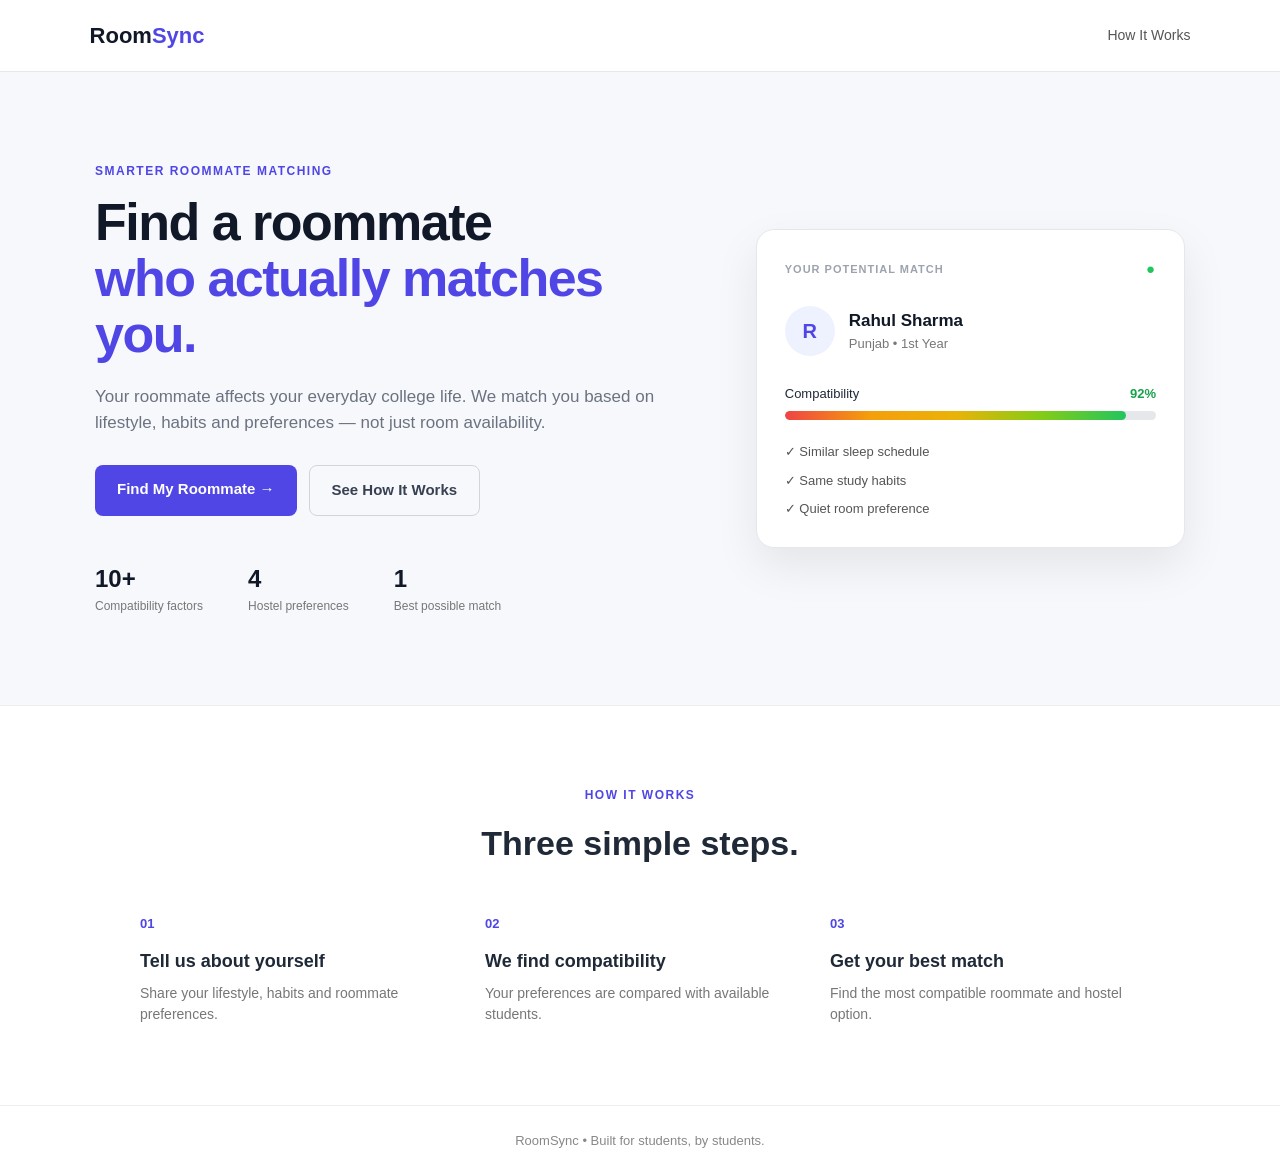
<file: roommate-matchmaker/frontend/index.html>
<!DOCTYPE html>
<html lang="en">
<head>
    <meta charset="UTF-8">
    <meta name="viewport" content="width=device-width, initial-scale=1.0">

    <title>RoomSync</title>

    <link rel="stylesheet" href="style.css">
</head>

<body>

    <nav class="navbar">
        <div class="logo">Room<span>Sync</span></div>

        <a href="#how-it-works">How It Works</a>
    </nav>


    <main class="hero">

        <div class="hero-content">

            <p class="tagline">SMARTER ROOMMATE MATCHING</p>

            <h1>
                Find a roommate
                <span>who actually matches you.</span>
            </h1>

            <p class="hero-text">
                Your roommate affects your everyday college life.
                We match you based on lifestyle, habits and preferences —
                not just room availability.
            </p>

            <div class="hero-buttons">
                <a href="profile-basic.html" class="primary-btn">
                    Find My Roommate →
                </a>

                <a href="#how-it-works" class="secondary-btn">
                    See How It Works
                </a>
            </div>

            <div class="stats">
                <div>
                    <strong>10+</strong>
                    <span>Compatibility factors</span>
                </div>

                <div>
                    <strong>4</strong>
                    <span>Hostel preferences</span>
                </div>

                <div>
                    <strong>1</strong>
                    <span>Best possible match</span>
                </div>
            </div>

        </div>


        <div class="hero-card">

            <div class="match-top">
                <span>YOUR POTENTIAL MATCH</span>
                <span class="online-dot">●</span>
            </div>

            <div class="profile-preview">

                <div class="avatar">R</div>

                <div>
                    <h3>Rahul Sharma</h3>
                    <p>Punjab • 1st Year</p>
                </div>

            </div>

            <div class="compatibility">

                <div class="compatibility-info">
                    <span>Compatibility</span>
                    <strong>92%</strong>
                </div>

                <div class="compatibility-bar">
                    <div class="compatibility-fill"></div>
                </div>

            </div>

            <div class="match-tags">
                <span>✓ Similar sleep schedule</span>
                <span>✓ Same study habits</span>
                <span>✓ Quiet room preference</span>
            </div>

        </div>

    </main>


    <section id="how-it-works" class="how-section">

        <p class="section-label">HOW IT WORKS</p>

        <h2>Three simple steps.</h2>

        <div class="steps">

            <div class="step">
                <div class="step-number">01</div>
                <h3>Tell us about yourself</h3>
                <p>
                    Share your lifestyle, habits and roommate preferences.
                </p>
            </div>

            <div class="step">
                <div class="step-number">02</div>
                <h3>We find compatibility</h3>
                <p>
                    Your preferences are compared with available students.
                </p>
            </div>

            <div class="step">
                <div class="step-number">03</div>
                <h3>Get your best match</h3>
                <p>
                    Find the most compatible roommate and hostel option.
                </p>
            </div>

        </div>

    </section>


    <footer>
        <p>RoomSync • Built for students, by students.</p>
    </footer>


    <script src="script.js"></script>

</body>
</html>
</file>
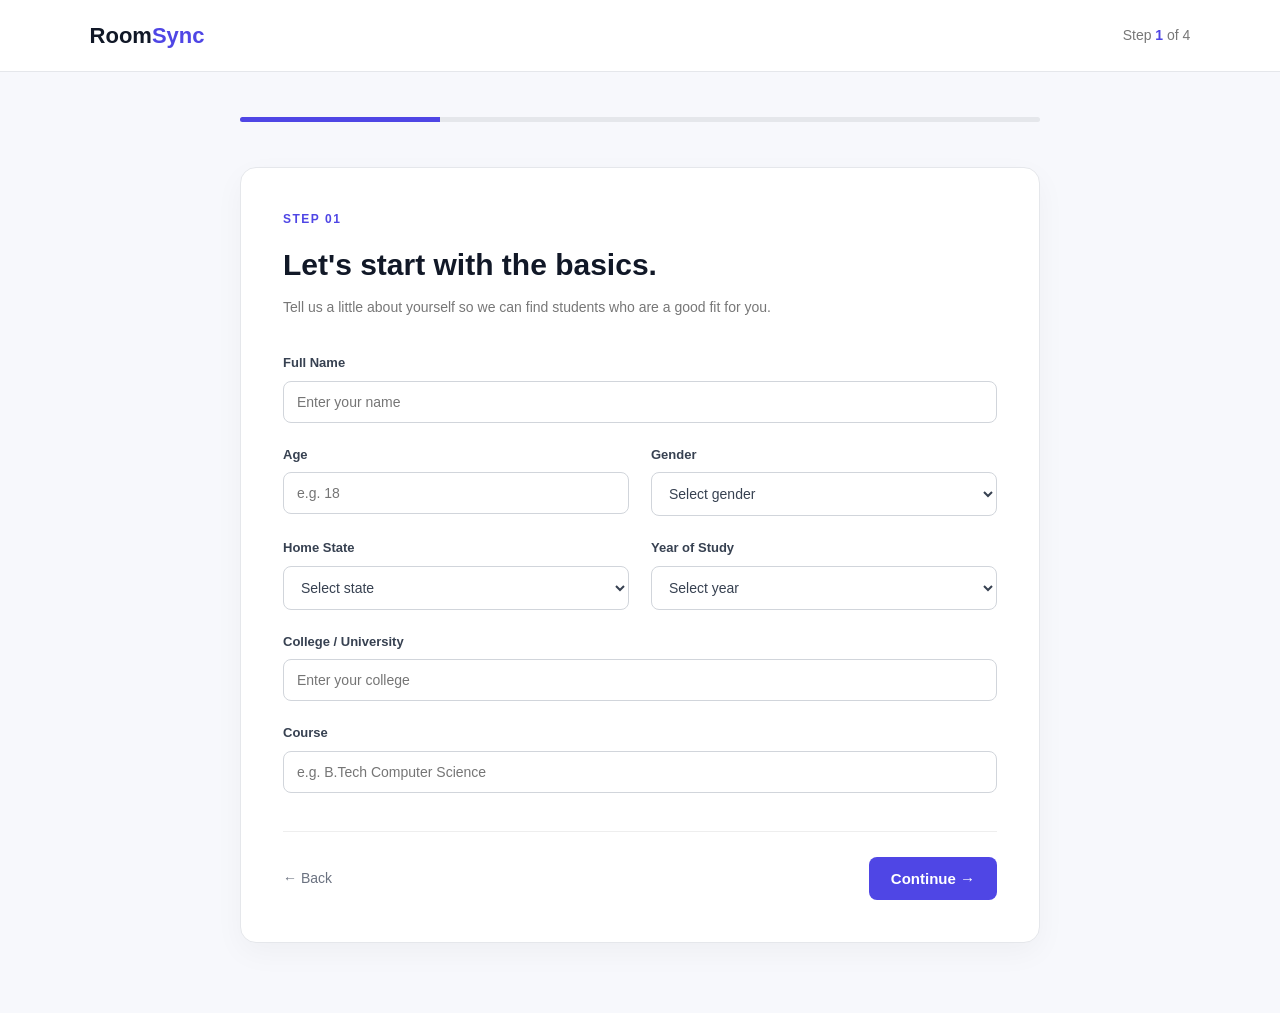
<file: roommate-matchmaker/frontend/profile-basic.html>
<!DOCTYPE html>
<html lang="en">
<head>
    <meta charset="UTF-8">
    <meta name="viewport" content="width=device-width, initial-scale=1.0">

    <title>Basic Information | RoomSync</title>

    <link rel="stylesheet" href="style.css">
</head>

<body>

    <nav class="navbar">
        <div class="logo">Room<span>Sync</span></div>

        <div class="progress-text">
            Step <strong>1</strong> of 4
        </div>
    </nav>


    <main class="profile-page">

        <div class="progress-bar">
            <div class="progress-fill step-1"></div>
        </div>


        <section class="form-container">

            <div class="form-heading">
                <p class="section-label">STEP 01</p>

                <h1>Let's start with the basics.</h1>

                <p>
                    Tell us a little about yourself so we can find
                    students who are a good fit for you.
                </p>
            </div>


            <form id="basicForm">

                <div class="form-grid">

                    <div class="input-group full-width">
                        <label for="name">Full Name</label>

                        <input
                            type="text"
                            id="name"
                            placeholder="Enter your name"
                            required
                        >
                    </div>


                    <div class="input-group">
                        <label for="age">Age</label>

                        <input
                            type="number"
                            id="age"
                            placeholder="e.g. 18"
                            min="16"
                            max="30"
                            required
                        >
                    </div>


                    <div class="input-group">
                        <label for="gender">Gender</label>

                        <select id="gender" required>
                            <option value="">Select gender</option>
                            <option value="male">Male</option>
                            <option value="female">Female</option>
                            <option value="other">Other</option>
                        </select>
                    </div>


                    <div class="input-group">
                        <label for="state">Home State</label>

                        <select id="state" required>
                            <option value="">Select state</option>
                            <option>Andhra Pradesh</option>
                            <option>Assam</option>
                            <option>Bihar</option>
                            <option>Chandigarh</option>
                            <option>Delhi</option>
                            <option>Gujarat</option>
                            <option>Haryana</option>
                            <option>Himachal Pradesh</option>
                            <option>Jharkhand</option>
                            <option>Jammu & Kashmir</option>
                            <option>Karnataka</option>
                            <option>Kerala</option>
                            <option>Madhya Pradesh</option>
                            <option>Maharashtra</option>
                            <option>Odisha</option>
                            <option>Punjab</option>
                            <option>Rajasthan</option>
                            <option>Tamil Nadu</option>
                            <option>Telangana</option>
                            <option>Uttar Pradesh</option>
                            <option>Uttarakhand</option>
                            <option>West Bengal</option>
                            <option>Other</option>
                        </select>
                    </div>


                    <div class="input-group">
                        <label for="year">Year of Study</label>

                        <select id="year" required>
                            <option value="">Select year</option>
                            <option>1st Year</option>
                            <option>2nd Year</option>
                            <option>3rd Year</option>
                            <option>4th Year</option>
                        </select>
                    </div>


                    <div class="input-group full-width">
                        <label for="college">College / University</label>

                        <input
                            type="text"
                            id="college"
                            placeholder="Enter your college"
                            required
                        >
                    </div>


                    <div class="input-group full-width">
                        <label for="course">Course</label>

                        <input
                            type="text"
                            id="course"
                            placeholder="e.g. B.Tech Computer Science"
                            required
                        >
                    </div>

                </div>


                <div class="form-footer">

                    <a href="index.html" class="back-btn">
                        ← Back
                    </a>

                    <button type="submit" class="primary-btn">
                        Continue →
                    </button>

                </div>

            </form>

        </section>

    </main>


    <script src="script.js"></script>

</body>
</html>
</file>
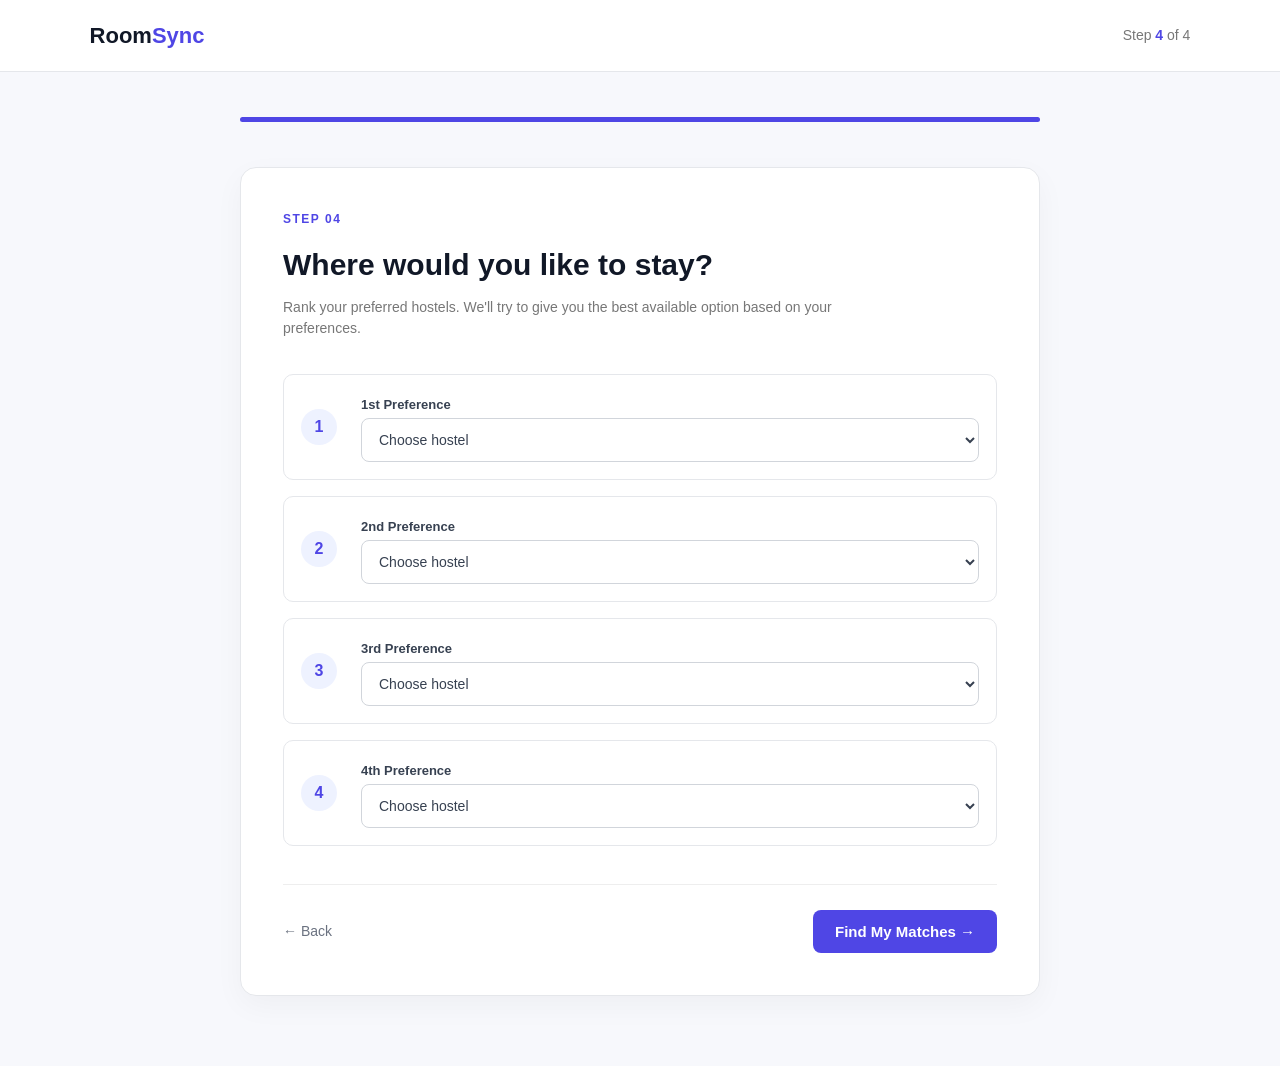
<file: roommate-matchmaker/frontend/profile-hostel.html>
<!DOCTYPE html>
<html lang="en">
<head>
    <meta charset="UTF-8">
    <meta name="viewport" content="width=device-width, initial-scale=1.0">

    <title>Hostel Preferences | RoomSync</title>

    <link rel="stylesheet" href="style.css">
</head>

<body>

    <nav class="navbar">
        <div class="logo">Room<span>Sync</span></div>

        <div class="progress-text">
            Step <strong>4</strong> of 4
        </div>
    </nav>


    <main class="profile-page">

        <div class="progress-bar">
            <div class="progress-fill step-4"></div>
        </div>


        <section class="form-container">

            <div class="form-heading">
                <p class="section-label">STEP 04</p>

                <h1>Where would you like to stay?</h1>

                <p>
                    Rank your preferred hostels. We'll try to give you
                    the best available option based on your preferences.
                </p>
            </div>


            <form id="hostelForm">

                <div class="hostel-ranking">

                    <div class="rank-item">

                        <span class="rank-number">1</span>

                        <div>
                            <label for="hostel1">1st Preference</label>

                            <select id="hostel1" required>
                                <option value="">Choose hostel</option>
                                <option value="BH-1">BH-1</option>
                                <option value="BH-2">BH-2</option>
                                <option value="BH-3">BH-3</option>
                                <option value="BH-4">BH-4</option>
                                <option value="BH-5">BH-5</option>
                                <option value="BH-6">BH-6</option>
                                <option value="BH-7">BH-7</option>
                                <option value="BH-8">BH-8</option>
                                <option value="BH-9">BH-9</option>
                                <option value="BH-10">BH-10</option>
                                <option value="BH-11">BH-11</option>
                                <option value="BH-12">BH-12</option>
                            </select>
                        </div>

                    </div>

                    <div class="rank-item">

                        <span class="rank-number">2</span>

                        <div>
                            <label for="hostel2">2nd Preference</label>

                            <select id="hostel2" required>
                                <option value="">Choose hostel</option>
                                <option value="BH-1">BH-1</option>
                                <option value="BH-2">BH-2</option>
                                <option value="BH-3">BH-3</option>
                                <option value="BH-4">BH-4</option>
                                <option value="BH-5">BH-5</option>
                                <option value="BH-6">BH-6</option>
                                <option value="BH-7">BH-7</option>
                                <option value="BH-8">BH-8</option>
                                <option value="BH-9">BH-9</option>
                                <option value="BH-10">BH-10</option>
                                <option value="BH-11">BH-11</option>
                                <option value="BH-12">BH-12</option>
                            </select>
                        </div>

                    </div>


                    <div class="rank-item">

                        <span class="rank-number">3</span>

                        <div>
                            <label for="hostel3">3rd Preference</label>

                            <select id="hostel3" required>
                                <option value="">Choose hostel</option>
                                <option value="BH-1">BH-1</option>
                                <option value="BH-2">BH-2</option>
                                <option value="BH-3">BH-3</option>
                                <option value="BH-4">BH-4</option>
                                <option value="BH-5">BH-5</option>
                                <option value="BH-6">BH-6</option>
                                <option value="BH-7">BH-7</option>
                                <option value="BH-8">BH-8</option>
                                <option value="BH-9">BH-9</option>
                                <option value="BH-10">BH-10</option>
                                <option value="BH-11">BH-11</option>
                                <option value="BH-12">BH-12</option>
                            </select>
                        </div>

                    </div>

                    <div class="rank-item">

                        <span class="rank-number">4</span>

                        <div>
                            <label for="hostel4">4th Preference</label>

                            <select id="hostel4" required>
                                <option value="">Choose hostel</option>
                                <option value="BH-1">BH-1</option>
                                <option value="BH-2">BH-2</option>
                                <option value="BH-3">BH-3</option>
                                <option value="BH-4">BH-4</option>
                                <option value="BH-5">BH-5</option>
                                <option value="BH-6">BH-6</option>
                                <option value="BH-7">BH-7</option>
                                <option value="BH-8">BH-8</option>
                                <option value="BH-9">BH-9</option>
                                <option value="BH-10">BH-10</option>
                                <option value="BH-11">BH-11</option>
                                <option value="BH-12">BH-12</option>
                            </select>
                        </div>

                    </div>

                </div>


                <div class="form-footer">

                    <a href="profile-preferences.html" class="back-btn">
                        ← Back
                    </a>

                    <button type="submit" class="primary-btn">
                        Find My Matches →
                    </button>

                </div>

            </form>

        </section>

    </main>


    <script src="script.js"></script>

</body>
</html>
</file>
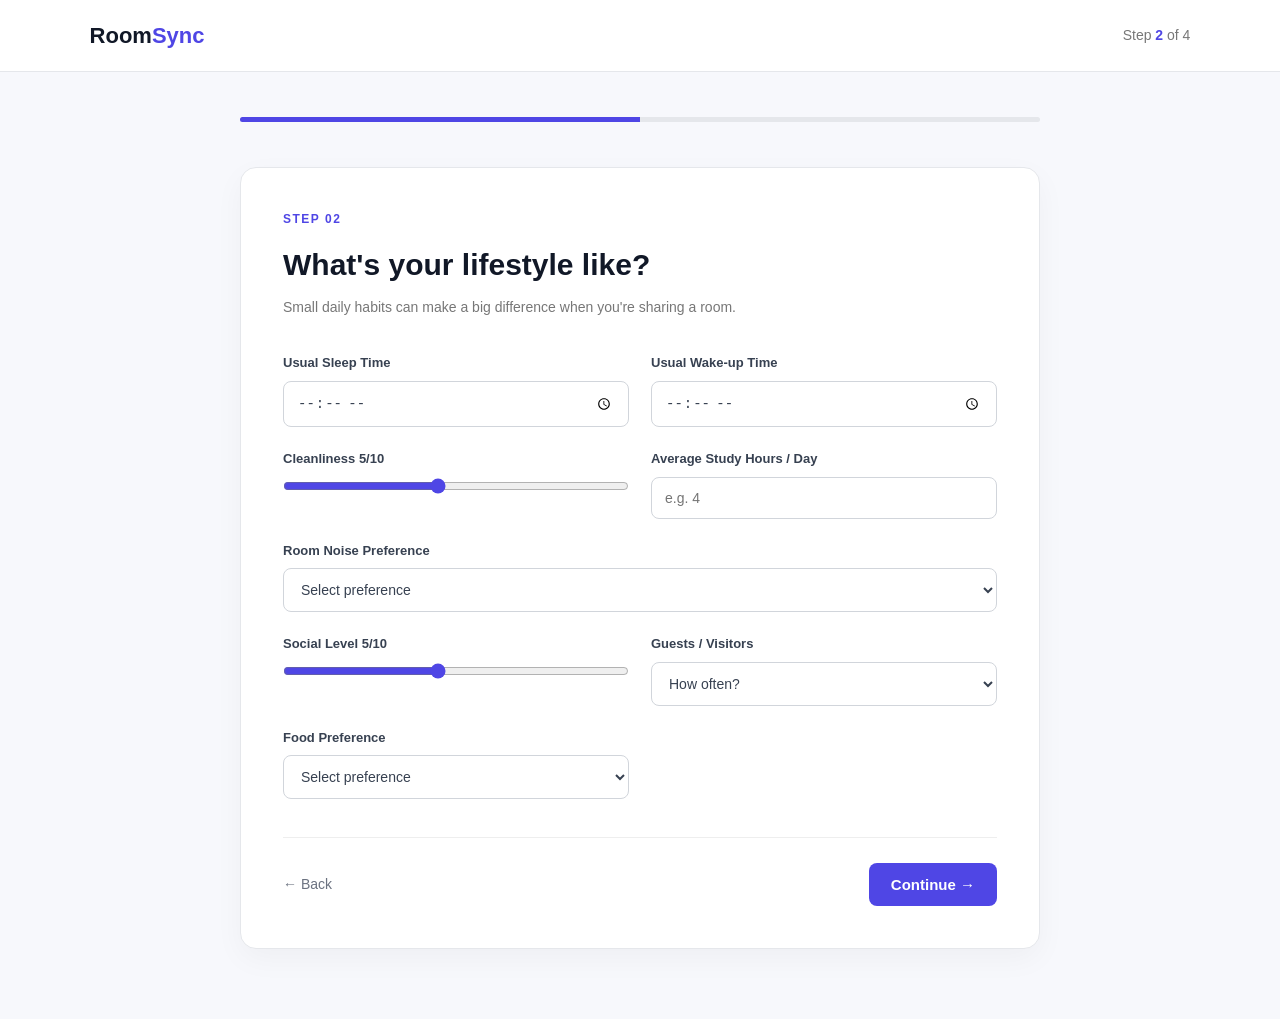
<file: roommate-matchmaker/frontend/profile-lifestyle.html>
<!DOCTYPE html>
<html lang="en">
<head>
    <meta charset="UTF-8">
    <meta name="viewport" content="width=device-width, initial-scale=1.0">

    <title>Lifestyle | RoomSync</title>

    <link rel="stylesheet" href="style.css">
</head>

<body>

    <nav class="navbar">
        <div class="logo">Room<span>Sync</span></div>

        <div class="progress-text">
            Step <strong>2</strong> of 4
        </div>
    </nav>


    <main class="profile-page">

        <div class="progress-bar">
            <div class="progress-fill step-2"></div>
        </div>


        <section class="form-container">

            <div class="form-heading">
                <p class="section-label">STEP 02</p>

                <h1>What's your lifestyle like?</h1>

                <p>
                    Small daily habits can make a big difference
                    when you're sharing a room.
                </p>
            </div>


            <form id="lifestyleForm">

                <div class="form-grid">

                    <div class="input-group">
                        <label for="sleepTime">Usual Sleep Time</label>

                        <input
                            type="time"
                            id="sleepTime"
                            required
                        >
                    </div>


                    <div class="input-group">
                        <label for="wakeTime">Usual Wake-up Time</label>

                        <input
                            type="time"
                            id="wakeTime"
                            required
                        >
                    </div>


                    <div class="input-group">
                        <label for="cleanliness">
                            Cleanliness <span id="cleanlinessValue">5</span>/10
                        </label>

                        <input
                            type="range"
                            id="cleanliness"
                            min="1"
                            max="10"
                            value="5"
                        >
                    </div>


                    <div class="input-group">
                        <label for="studyHours">
                            Average Study Hours / Day
                        </label>

                        <input
                            type="number"
                            id="studyHours"
                            min="0"
                            max="16"
                            step="0.5"
                            placeholder="e.g. 4"
                            required
                        >
                    </div>


                    <div class="input-group full-width">
                        <label for="noise">Room Noise Preference</label>

                        <select id="noise" required>
                            <option value="">Select preference</option>
                            <option value="quiet">Prefer Quiet</option>
                            <option value="moderate">Moderate Noise</option>
                            <option value="any">Doesn't Matter</option>
                        </select>
                    </div>


                    <div class="input-group">
                        <label for="social">
                            Social Level <span id="socialValue">5</span>/10
                        </label>

                        <input
                            type="range"
                            id="social"
                            min="1"
                            max="10"
                            value="5"
                        >
                    </div>


                    <div class="input-group">
                        <label for="guests">Guests / Visitors</label>

                        <select id="guests" required>
                            <option value="">How often?</option>
                            <option value="never">Never</option>
                            <option value="rarely">Rarely</option>
                            <option value="sometimes">Sometimes</option>
                            <option value="often">Often</option>
                        </select>
                    </div>


                    <div class="input-group">
                        <label for="food">Food Preference</label>

                        <select id="food" required>
                            <option value="">Select preference</option>
                            <option value="veg">Vegetarian</option>
                            <option value="nonveg">Non-Vegetarian</option>
                            <option value="both">Both</option>
                        </select>
                    </div>

                </div>


                <div class="form-footer">

                    <a href="profile-basic.html" class="back-btn">
                        ← Back
                    </a>

                    <button type="submit" class="primary-btn">
                        Continue →
                    </button>

                </div>

            </form>

        </section>

    </main>


    <script src="script.js"></script>

</body>
</html>
</file>
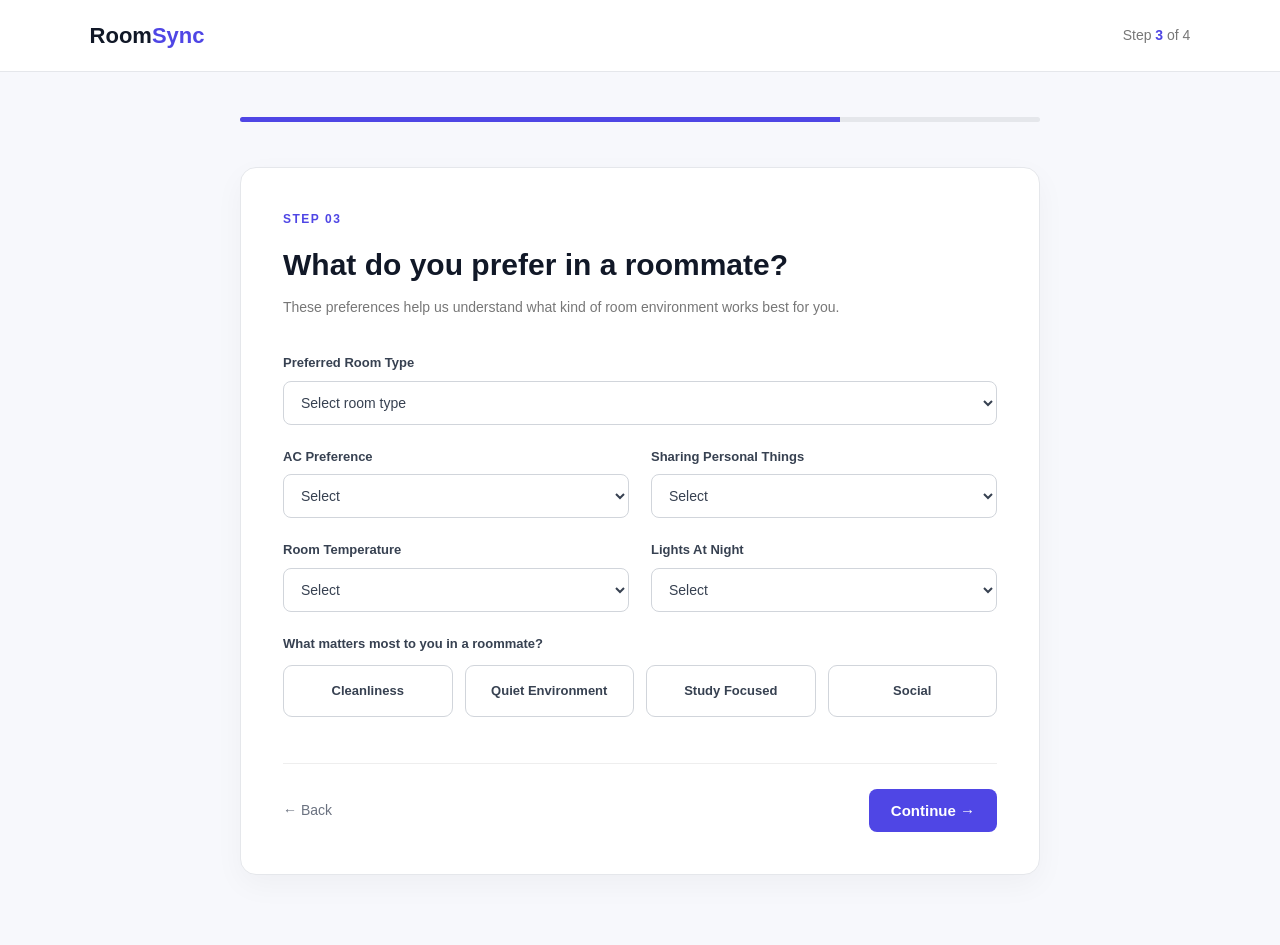
<file: roommate-matchmaker/frontend/profile-preferences.html>
<!DOCTYPE html>
<html lang="en">
<head>
    <meta charset="UTF-8">
    <meta name="viewport" content="width=device-width, initial-scale=1.0">

    <title>Roommate Preferences | RoomSync</title>

    <link rel="stylesheet" href="style.css">
</head>

<body>

    <nav class="navbar">
        <div class="logo">Room<span>Sync</span></div>

        <div class="progress-text">
            Step <strong>3</strong> of 4
        </div>
    </nav>


    <main class="profile-page">

        <div class="progress-bar">
            <div class="progress-fill step-3"></div>
        </div>


        <section class="form-container">

            <div class="form-heading">
                <p class="section-label">STEP 03</p>

                <h1>What do you prefer in a roommate?</h1>

                <p>
                    These preferences help us understand what kind
                    of room environment works best for you.
                </p>
            </div>


            <form id="preferencesForm">

                <div class="form-grid">

                    <div class="input-group full-width">
                        <label for="roomType">Preferred Room Type</label>

                        <select id="roomType" required>
                            <option value="">Select room type</option>
                            <option value="single">Single Sharing</option>
                            <option value="double">Double Sharing</option>
                            <option value="triple">Triple Sharing</option>
                            <option value="triple">Quadruple Sharing</option>
                            <option value="any">No Preference</option>
                        </select>
                    </div>


                    <div class="input-group">
                        <label for="acPreference">AC Preference</label>

                        <select id="acPreference" required>
                            <option value="">Select</option>
                            <option value="ac">AC</option>
                            <option value="non-ac">Non-AC</option>
                            <option value="any">No Preference</option>
                        </select>
                    </div>


                    <div class="input-group">
                        <label for="sharing">Sharing Personal Things</label>

                        <select id="sharing" required>
                            <option value="">Select</option>
                            <option value="yes">Comfortable Sharing</option>
                            <option value="sometimes">Sometimes</option>
                            <option value="no">Prefer Not To Share</option>
                        </select>
                    </div>


                    <div class="input-group">
                        <label for="roomTemperature">Room Temperature</label>

                        <select id="roomTemperature" required>
                            <option value="">Select</option>
                            <option value="cold">Prefer Cooler</option>
                            <option value="normal">Normal</option>
                            <option value="warm">Prefer Warmer</option>
                        </select>
                    </div>


                    <div class="input-group">
                        <label for="lights">Lights At Night</label>

                        <select id="lights" required>
                            <option value="">Select</option>
                            <option value="off">Prefer Lights Off</option>
                            <option value="dim">Dim Lights</option>
                            <option value="on">Lights Can Stay On</option>
                        </select>
                    </div>


                    <div class="input-group full-width">

                        <label>
                            What matters most to you in a roommate?
                        </label>

                        <div class="choice-grid">

                            <label class="choice-card">
                                <input
                                    type="checkbox"
                                    name="priority"
                                    value="cleanliness"
                                >
                                <span>Cleanliness</span>
                            </label>

                            <label class="choice-card">
                                <input
                                    type="checkbox"
                                    name="priority"
                                    value="quiet"
                                >
                                <span>Quiet Environment</span>
                            </label>

                            <label class="choice-card">
                                <input
                                    type="checkbox"
                                    name="priority"
                                    value="study"
                                >
                                <span>Study Focused</span>
                            </label>

                            <label class="choice-card">
                                <input
                                    type="checkbox"
                                    name="priority"
                                    value="social"
                                >
                                <span>Social</span>
                            </label>

                        </div>

                    </div>

                </div>


                <div class="form-footer">

                    <a href="profile-lifestyle.html" class="back-btn">
                        ← Back
                    </a>

                    <button type="submit" class="primary-btn">
                        Continue →
                    </button>

                </div>

            </form>

        </section>

    </main>


    <script src="script.js"></script>

</body>
</html>
</file>
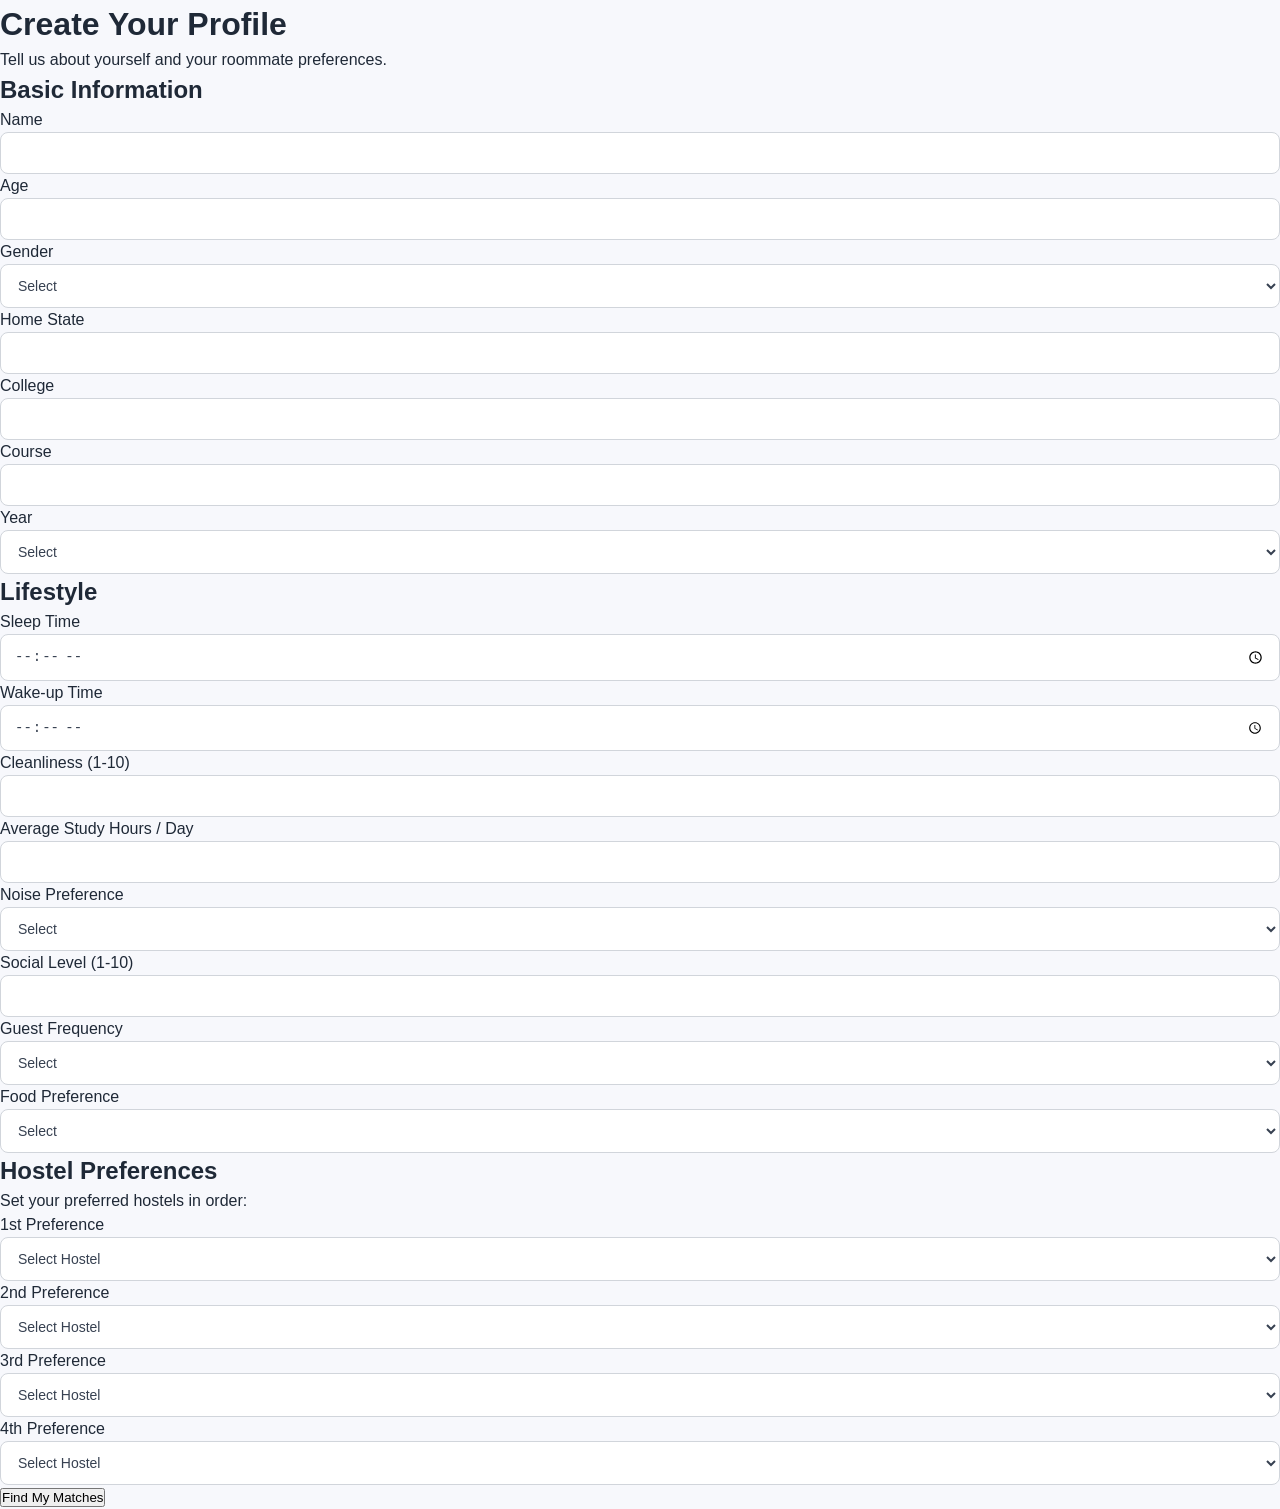
<file: roommate-matchmaker/frontend/profile.html>
<!DOCTYPE html>
<html lang="en">
<head>
    <meta charset="UTF-8">
    <meta name="viewport" content="width=device-width, initial-scale=1.0">
    <title>Create Profile</title>
    <link rel="stylesheet" href="style.css">
</head>

<body>

    <header>
        <h1>Create Your Profile</h1>
        <p>Tell us about yourself and your roommate preferences.</p>
    </header>

    <main>

        <form>

            <h2>Basic Information</h2>

            <label>Name</label>
            <input type="text" id="name" required>

            <label>Age</label>
            <input type="number" id="age" min="16" max="30" required>

            <label>Gender</label>
            <select id="gender" required>
                <option value="">Select</option>
                <option>Male</option>
                <option>Female</option>
                <option>Other</option>
            </select>

            <label>Home State</label>
            <input type="text" id="state" required>

            <label>College</label>
            <input type="text" id="college" required>

            <label>Course</label>
            <input type="text" id="course" required>

            <label>Year</label>
            <select id="year" required>
                <option value="">Select</option>
                <option>1st Year</option>
                <option>2nd Year</option>
                <option>3rd Year</option>
                <option>4th Year</option>
            </select>


            <h2>Lifestyle</h2>

            <label>Sleep Time</label>
            <input type="time" id="sleepTime" required>

            <label>Wake-up Time</label>
            <input type="time" id="wakeTime" required>

            <label>Cleanliness (1-10)</label>
            <input type="number" id="cleanliness" min="1" max="10" required>

            <label>Average Study Hours / Day</label>
            <input type="number" id="studyHours" min="0" max="24" step="0.5" required>

            <label>Noise Preference</label>
            <select id="noise" required>
                <option value="">Select</option>
                <option>Quiet</option>
                <option>Moderate</option>
                <option>Doesn't Matter</option>
            </select>

            <label>Social Level (1-10)</label>
            <input type="number" id="social" min="1" max="10" required>

            <label>Guest Frequency</label>
            <select id="guests" required>
                <option value="">Select</option>
                <option>Never</option>
                <option>Rarely</option>
                <option>Sometimes</option>
                <option>Often</option>
            </select>

            <label>Food Preference</label>
            <select id="food" required>
                <option value="">Select</option>
                <option>Vegetarian</option>
                <option>Non-Vegetarian</option>
                <option>Both</option>
            </select>


            <h2>Hostel Preferences</h2>

            <p>Set your preferred hostels in order:</p>

            <label>1st Preference</label>
            <select id="hostel1" required>
                <option value="">Select Hostel</option>
                <option>BH-4</option>
                <option>BH-5</option>
                <option>BH-6</option>
                <option>BH-7</option>
            </select>

            <label>2nd Preference</label>
            <select id="hostel2" required>
                <option value="">Select Hostel</option>
                <option>BH-4</option>
                <option>BH-5</option>
                <option>BH-6</option>
                <option>BH-7</option>
            </select>

            <label>3rd Preference</label>
            <select id="hostel3" required>
                <option value="">Select Hostel</option>
                <option>BH-4</option>
                <option>BH-5</option>
                <option>BH-6</option>
                <option>BH-7</option>
            </select>

            <label>4th Preference</label>
            <select id="hostel4" required>
                <option value="">Select Hostel</option>
                <option>BH-4</option>
                <option>BH-5</option>
                <option>BH-6</option>
                <option>BH-7</option>
            </select>


            <button type="submit">Find My Matches</button>

        </form>

    </main>

    <script src="script.js"></script>

</body>
</html>
</file>
<file: roommate-matchmaker/frontend/style.css>
* {
    margin: 0;
    padding: 0;
    box-sizing: border-box;
}

body {
    font-family: Arial, sans-serif;
    background: #f7f8fc;
    color: #1f2937;
    line-height: 1.5;
}

.navbar {
    height: 72px;
    padding: 0 7%;
    background: white;
    border-bottom: 1px solid #e5e7eb;

    display: flex;
    align-items: center;
    justify-content: space-between;
}

.logo {
    font-size: 22px;
    font-weight: 700;
    color: #111827;
}

.logo span {
    color: #4f46e5;
}

.navbar a {
    text-decoration: none;
    color: #555;
    font-size: 14px;
}

.navbar a:hover {
    color: #4f46e5;
}

.progress-text {
    font-size: 14px;
    color: #777;
}

.progress-text strong {
    color: #4f46e5;
}

.primary-btn {
    display: inline-block;
    border: none;
    background: #4f46e5;
    color: white;
    padding: 13px 22px;
    border-radius: 8px;
    font-size: 15px;
    font-weight: 600;
    text-decoration: none;
    cursor: pointer;
    transition: 0.2s;
}

.primary-btn:hover {
    background: #4338ca;
    transform: translateY(-1px);
}

.secondary-btn {
    display: inline-block;
    padding: 13px 22px;
    border: 1px solid #d1d5db;
    border-radius: 8px;
    color: #374151;
    text-decoration: none;
    font-size: 15px;
    font-weight: 600;
}

.secondary-btn:hover {
    border-color: #4f46e5;
    color: #4f46e5;
}

.back-btn {
    color: #6b7280;
    text-decoration: none;
    font-size: 14px;
}

.back-btn:hover {
    color: #4f46e5;
}

.hero {
    max-width: 1150px;
    margin: 0 auto;
    padding: 90px 30px;

    display: grid;
    grid-template-columns: 1.15fr 0.85fr;
    gap: 80px;
    align-items: center;
}

.hero-content {
    max-width: 620px;
}

.tagline,
.section-label {
    color: #4f46e5;
    font-size: 12px;
    font-weight: 700;
    letter-spacing: 1.5px;
    margin-bottom: 14px;
}

.hero h1 {
    font-size: 52px;
    line-height: 1.08;
    letter-spacing: -1.5px;
    margin-bottom: 22px;
    color: #111827;
}

.hero h1 span {
    display: block;
    color: #4f46e5;
}

.hero-text {
    color: #6b7280;
    font-size: 17px;
    max-width: 560px;
    margin-bottom: 30px;
}

.hero-buttons {
    display: flex;
    gap: 12px;
    margin-bottom: 45px;
}

.stats {
    display: flex;
    gap: 45px;
}

.stats div {
    display: flex;
    flex-direction: column;
}

.stats strong {
    font-size: 24px;
    color: #111827;
}

.stats span {
    font-size: 12px;
    color: #777;
}


/* Hero Match Card */

.hero-card {
    background: white;
    padding: 28px;
    border-radius: 18px;
    border: 1px solid #e5e7eb;
    box-shadow: 0 18px 45px rgba(0, 0, 0, 0.08);
}

.match-top {
    display: flex;
    justify-content: space-between;
    align-items: center;
    color: #9ca3af;
    font-size: 11px;
    font-weight: 700;
    letter-spacing: 1px;
    margin-bottom: 25px;
}

.online-dot {
    color: #22c55e;
    font-size: 15px;
}

.profile-preview {
    display: flex;
    align-items: center;
    gap: 14px;
}

.avatar {
    width: 50px;
    height: 50px;
    border-radius: 50%;
    background: #eef2ff;
    color: #4f46e5;

    display: flex;
    align-items: center;
    justify-content: center;

    font-weight: 700;
    font-size: 20px;
}

.profile-preview h3,
.profile-preview h2 {
    font-size: 17px;
    color: #111827;
}

.profile-preview p {
    color: #777;
    font-size: 13px;
}

.compatibility {
    margin-top: 28px;
}

.compatibility-info {
    display: flex;
    justify-content: space-between;
    margin-bottom: 8px;
    font-size: 13px;
}

.compatibility-info strong {
    color: #16a34a;
}

.compatibility-bar {
    width: 100%;
    height: 9px;
    background: #e5e7eb;
    border-radius: 20px;
    overflow: hidden;
}

.compatibility-fill {
    height: 100%;
    width: 92%;

    background: linear-gradient(
        90deg,
        #ef4444,
        #f59e0b,
        #eab308,
        #84cc16,
        #22c55e
    );

    border-radius: 20px;
}

.match-tags {
    display: flex;
    flex-direction: column;
    gap: 9px;
    margin-top: 22px;
}

.match-tags span {
    font-size: 13px;
    color: #555;
}

.how-section {
    background: white;
    padding: 80px 7%;
    text-align: center;
    border-top: 1px solid #eee;
}

.how-section h2 {
    font-size: 34px;
    margin-bottom: 45px;
}

.steps {
    max-width: 1000px;
    margin: auto;

    display: grid;
    grid-template-columns: repeat(3, 1fr);
    gap: 35px;
}

.step {
    text-align: left;
}

.step-number {
    font-size: 13px;
    color: #4f46e5;
    font-weight: 700;
    margin-bottom: 15px;
}

.step h3 {
    font-size: 18px;
    margin-bottom: 8px;
}

.step p {
    color: #777;
    font-size: 14px;
}

.profile-page {
    max-width: 850px;
    margin: 0 auto;
    padding: 45px 25px 70px;
}

.progress-bar {
    width: 100%;
    height: 5px;
    background: #e5e7eb;
    border-radius: 10px;
    overflow: hidden;
    margin-bottom: 45px;
}

.progress-fill {
    height: 100%;
    background: #4f46e5;
}

.progress-fill.step-1 {
    width: 25%;
}

.progress-fill.step-2 {
    width: 50%;
}

.progress-fill.step-3 {
    width: 75%;
}

.progress-fill.step-4 {
    width: 100%;
}

.form-container {
    background: white;
    padding: 42px;
    border-radius: 16px;
    border: 1px solid #e5e7eb;
    box-shadow: 0 10px 30px rgba(0, 0, 0, 0.04);
}

.form-heading {
    margin-bottom: 35px;
}

.form-heading h1 {
    font-size: 30px;
    color: #111827;
    margin-bottom: 10px;
}

.form-heading > p:last-child {
    color: #777;
    font-size: 14px;
    max-width: 600px;
}

.form-grid {
    display: grid;
    grid-template-columns: repeat(2, 1fr);
    gap: 22px;
}

.input-group {
    display: flex;
    flex-direction: column;
}

.input-group.full-width {
    grid-column: 1 / -1;
}

.input-group label,
.rank-item label {
    font-size: 13px;
    font-weight: 600;
    color: #374151;
    margin-bottom: 8px;
}

input,
select {
    width: 100%;
    padding: 12px 13px;

    border: 1px solid #d1d5db;
    border-radius: 8px;

    background: white;
    color: #374151;

    font-size: 14px;
    outline: none;
}

input:focus,
select:focus {
    border-color: #6366f1;
    box-shadow: 0 0 0 3px rgba(79, 70, 229, 0.08);
}

input[type="range"] {
    padding: 0;
    accent-color: #4f46e5;
}

.range-value {
    font-size: 13px;
    color: #4f46e5;
    font-weight: 600;
    margin-top: 7px;
}

.form-footer {
    display: flex;
    align-items: center;
    justify-content: space-between;
    margin-top: 38px;
    padding-top: 25px;
    border-top: 1px solid #eee;
}

.choice-grid {
    display: grid;
    grid-template-columns: repeat(4, 1fr);
    gap: 12px;
    margin-top: 4px;
}

.choice-card {
    border: 1px solid #d1d5db;
    border-radius: 9px;
    padding: 15px 12px;

    cursor: pointer;
    text-align: center;

    font-size: 13px;
    color: #555;

    transition: 0.2s;
}

.choice-card input {
    display: none;
}

.choice-card:has(input:checked) {
    border-color: #4f46e5;
    background: #eef2ff;
    color: #4f46e5;
}

.hostel-ranking {
    display: flex;
    flex-direction: column;
    gap: 16px;
}

.rank-item {
    display: grid;
    grid-template-columns: 45px 1fr;
    align-items: center;
    gap: 15px;

    padding: 17px;
    border: 1px solid #e5e7eb;
    border-radius: 10px;
}

.rank-number {
    width: 36px;
    height: 36px;
    border-radius: 50%;

    display: flex;
    align-items: center;
    justify-content: center;

    background: #eef2ff;
    color: #4f46e5;
    font-weight: 700;
}

.rank-item select {
    margin-top: 2px;
}

.matches-page {
    max-width: 1050px;
    margin: 0 auto;
    padding: 65px 25px 80px;
}

.matches-heading {
    text-align: center;
    margin-bottom: 45px;
}

.matches-heading h1 {
    font-size: 38px;
    color: #111827;
    margin-bottom: 12px;
}

.matches-heading > p:last-child {
    max-width: 620px;
    margin: auto;
    color: #777;
    font-size: 15px;
}

.matches-container {
    display: grid;
    grid-template-columns: repeat(3, 1fr);
    gap: 20px;
}

.match-card {
    background: white;
    padding: 23px;
    border-radius: 14px;
    border: 1px solid #e5e7eb;
    box-shadow: 0 8px 25px rgba(0, 0, 0, 0.04);
}

.match-card-top {
    display: flex;
    align-items: center;
    justify-content: space-between;
    gap: 10px;
}

.match-percentage {
    display: flex;
    flex-direction: column;
    align-items: flex-end;
}

.match-percentage strong {
    font-size: 22px;
    color: #16a34a;
}

.match-percentage span {
    font-size: 11px;
    color: #999;
}

.match-details {
    display: flex;
    flex-direction: column;
    gap: 8px;
    margin-top: 20px;
}

.match-details span {
    font-size: 12px;
    color: #555;
}

.match-footer {
    display: flex;
    align-items: center;
    justify-content: space-between;

    margin-top: 22px;
    padding-top: 17px;
    border-top: 1px solid #eee;
}

.hostel-match {
    font-size: 12px;
    color: #777;
}

.hostel-match strong {
    color: #374151;
}

.match-footer .primary-btn {
    padding: 9px 13px;
    font-size: 12px;
}

.matches-note {
    text-align: center;
    margin-top: 35px;
    color: #888;
    font-size: 12px;
}

footer {
    background: white;
    border-top: 1px solid #eee;
    text-align: center;
    padding: 25px;
    color: #888;
    font-size: 13px;
}


@media (max-width: 900px) {

    .hero {
        grid-template-columns: 1fr;
        gap: 50px;
        padding-top: 60px;
    }

    .hero-card {
        max-width: 550px;
    }

    .matches-container {
        grid-template-columns: 1fr 1fr;
    }

}


@media (max-width: 650px) {

    .navbar {
        padding: 0 20px;
    }

    .hero {
        padding: 50px 20px;
    }

    .hero h1 {
        font-size: 38px;
    }

    .hero-buttons {
        flex-direction: column;
    }

    .stats {
        gap: 20px;
    }

    .steps {
        grid-template-columns: 1fr;
    }

    .form-container {
        padding: 25px 20px;
    }

    .form-grid {
        grid-template-columns: 1fr;
    }

    .input-group.full-width {
        grid-column: auto;
    }

    .choice-grid {
        grid-template-columns: 1fr 1fr;
    }

    .matches-container {
        grid-template-columns: 1fr;
    }

    .matches-heading h1 {
        font-size: 30px;
    }

}
</file>
